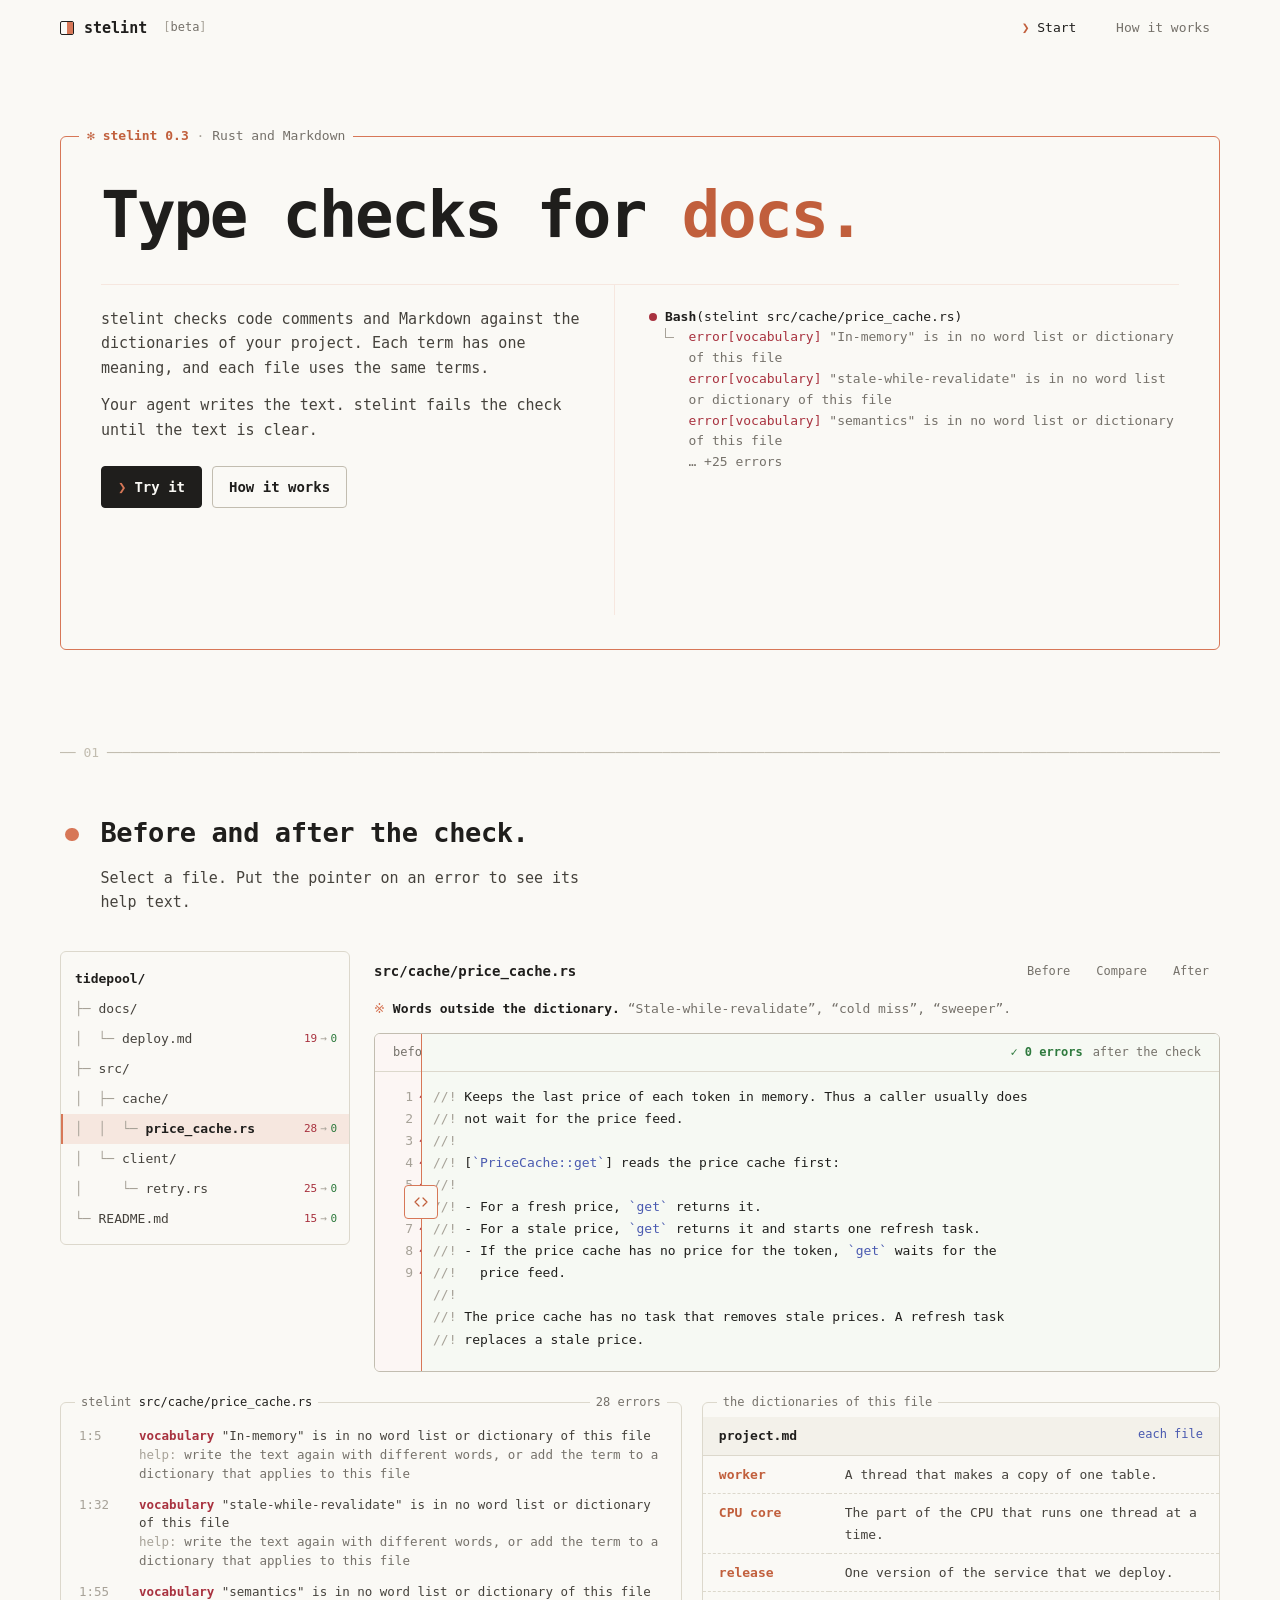
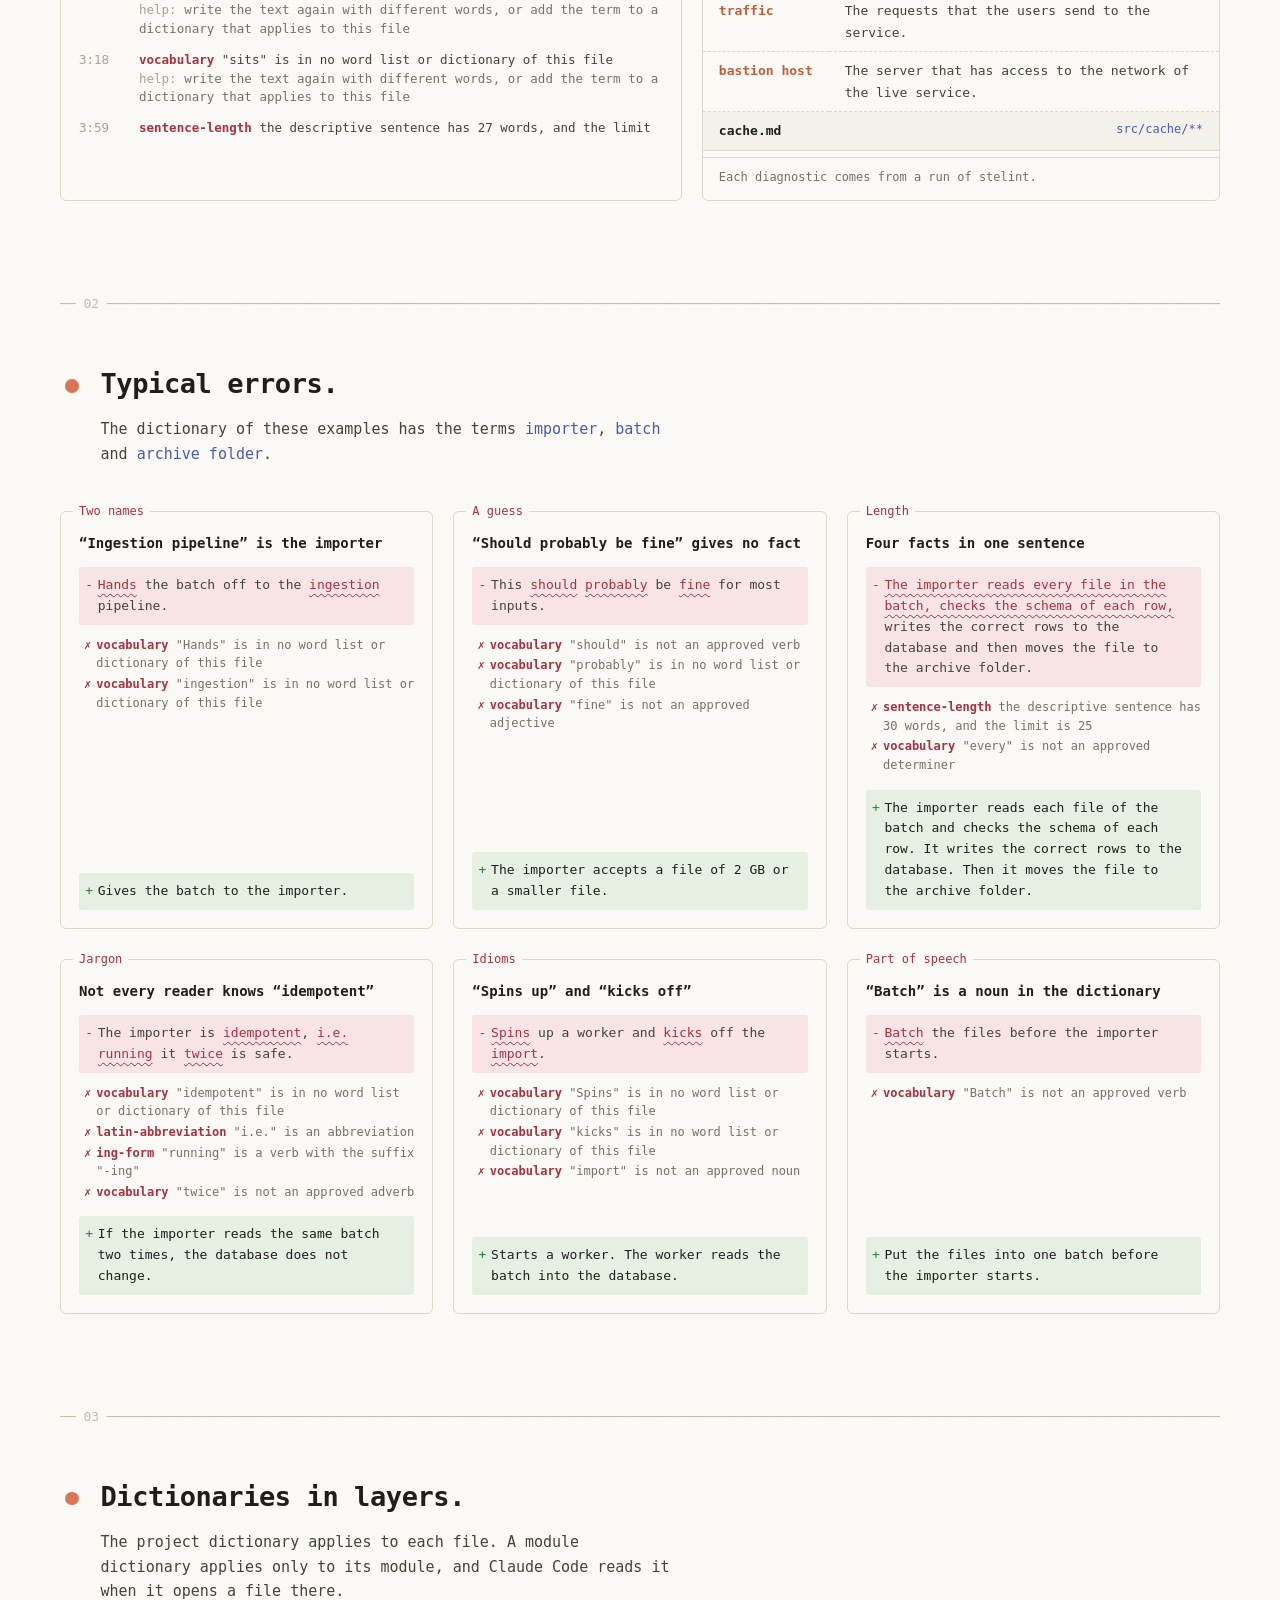
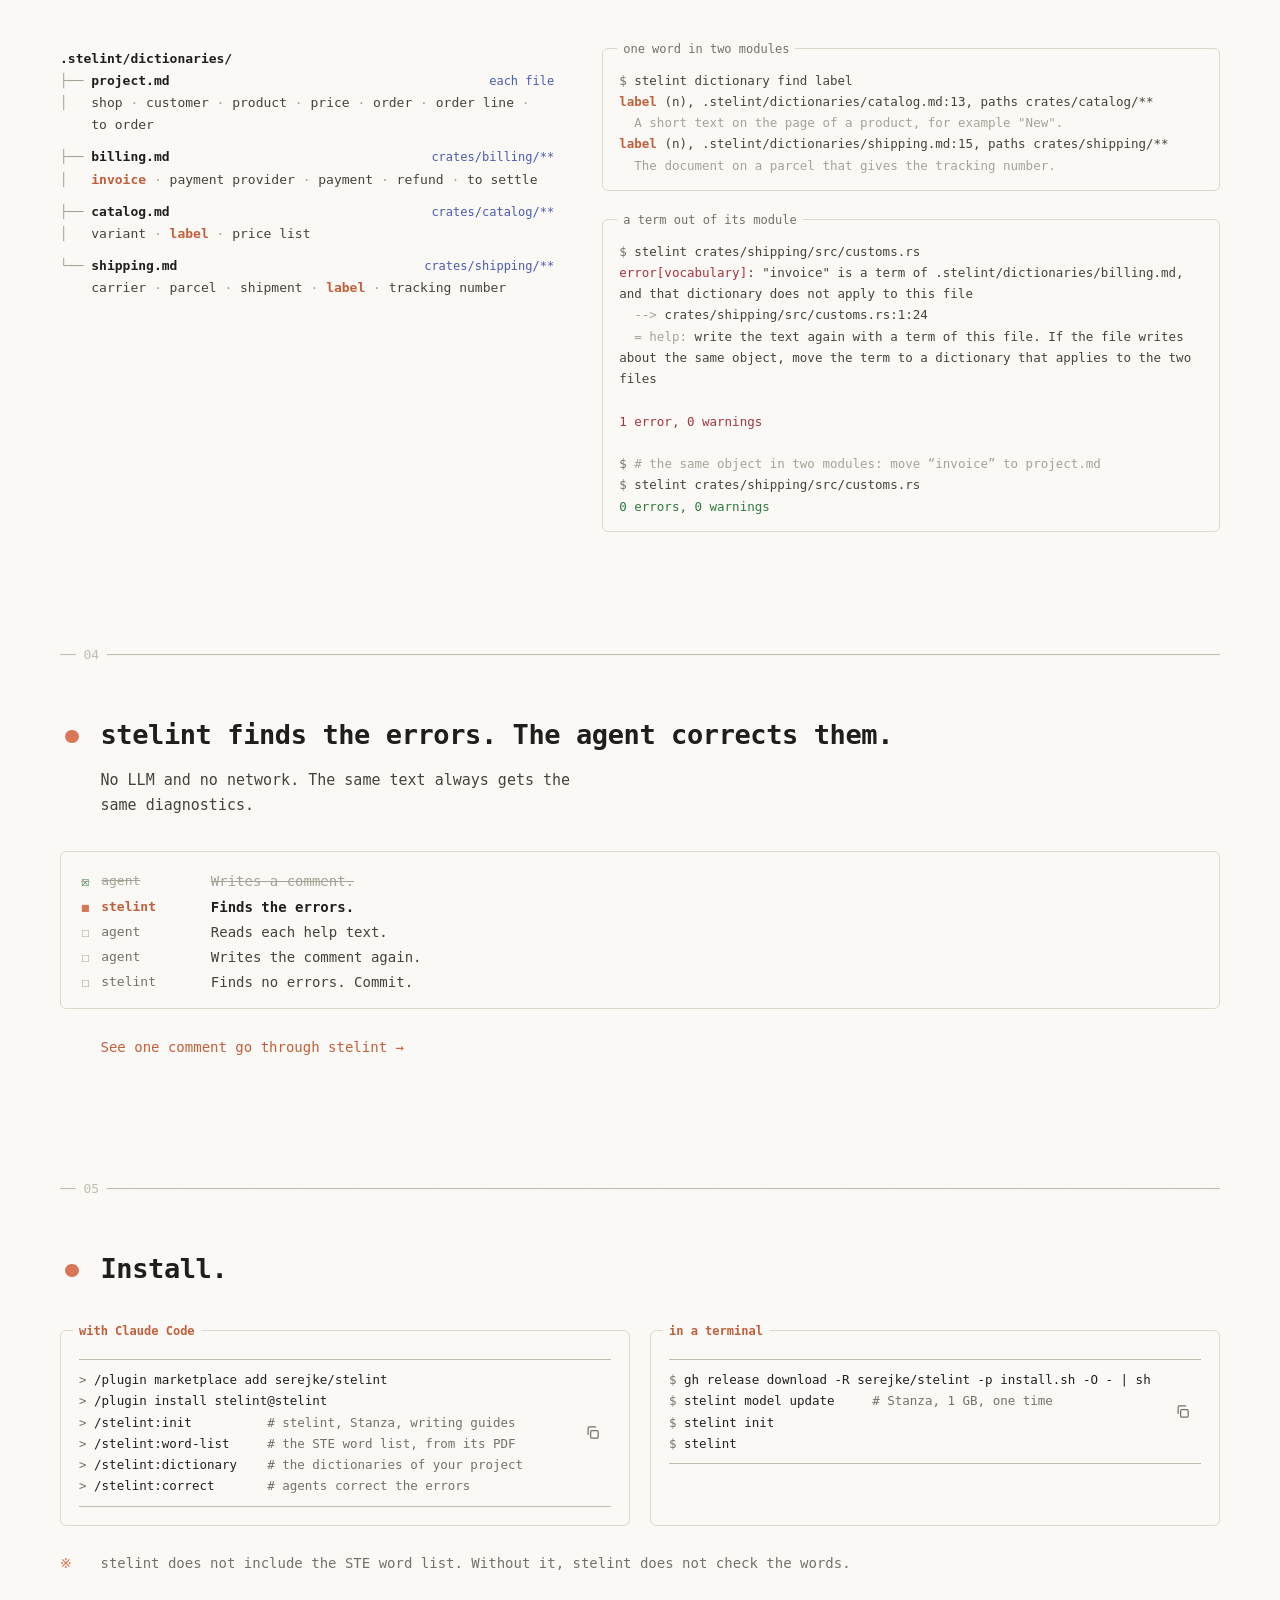
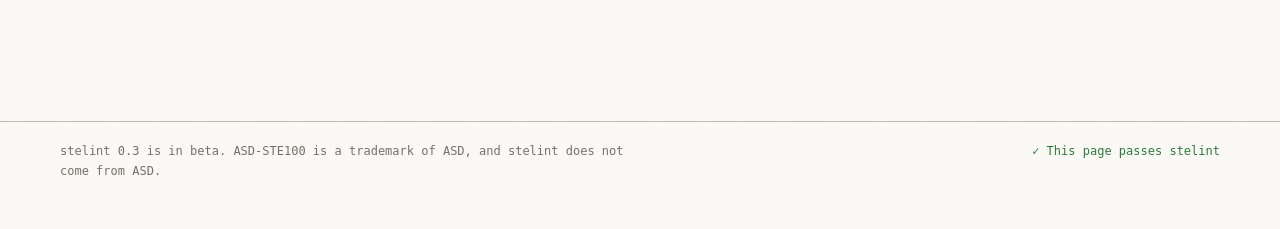
<file: index.html>
<!doctype html>
<html lang="en" class="no-js">
  <head>
    <meta charset="utf-8" />
    <meta name="viewport" content="width=device-width, initial-scale=1" />
    <title>stelint: type checks for docs</title>
    <meta name="description" content="stelint checks code comments and Markdown against the dictionaries of your project. Each term has one meaning in each file." />
    <meta name="theme-color" content="#faf9f5" />
    <meta property="og:title" content="stelint: type checks for docs" />
    <meta property="og:description" content="stelint checks code comments and Markdown against the dictionaries of your project." />
    <meta property="og:type" content="website" />
    <link rel="icon" href="assets/favicon.svg" type="image/svg+xml" />
    <link rel="stylesheet" href="assets/style.css" />
  </head>
  <body>
    <header class="top">
      <div class="wrap">
        <a class="brand" href="./"><span class="brand-mark" aria-hidden="true"></span>stelint</a>
        <span class="chip">beta</span>
        <nav class="nav" aria-label="Pages">
          <a href="./" aria-current="page">Start</a>
          <a href="how.html">How it works</a>
        </nav>
      </div>
    </header>

    <main>
      <!-- hero -->
      <section class="hero">
        <div class="wrap">
          <div class="welcome rv">
            <p class="eyebrow"><span class="n">stelint 0.3</span> Rust and Markdown</p>
            <h1>Type checks for <span class="ok">docs.</span></h1>
            <div class="hero-sub">
              <div>
                <p class="lede">
                  stelint checks code comments and Markdown against the dictionaries of your project. Each term has one
                  meaning, and each file uses the same terms.
                </p>
                <p class="lede">Your agent writes the text. stelint fails the check until the text is clear.</p>
                <div class="actions">
                  <a class="btn primary" href="#try">Try it</a>
                  <a class="btn" href="how.html">How it works</a>
                </div>
              </div>
              <div class="term" aria-label="An agent runs stelint">
                <div id="term-body" data-nolint></div>
              </div>
            </div>
          </div>
        </div>
      </section>

      <!-- 01 the editor -->
      <section id="editor" data-n="01">
        <div class="wrap">
          <h2 class="rv wide">Before and after the check.</h2>
          <p class="lede rv">Select a file. Put the pointer on an error to see its help text.</p>

          <div class="stage rv" id="stage">
            <div class="pr">
              <div class="files" id="files" role="tablist" aria-label="Files of the project" data-nolint></div>
              <div class="pr-main">
                <div class="file-bar">
                  <code class="file-path" id="file-path" data-nolint></code>
                  <div class="toggle" id="view-toggle" role="group" aria-label="View">
                    <button type="button" data-v="before">Before</button>
                    <button type="button" data-v="split">Compare</button>
                    <button type="button" data-v="after">After</button>
                  </div>
                </div>
                <p class="pain-line" id="pain-line" data-nolint></p>
                <div class="compare-wrap">
                  <div class="compare" id="compare" data-nolint></div>
                </div>
              </div>
            </div>

            <div class="meta">
              <div class="box">
                <div class="box-head"><span>stelint <code id="diag-file" data-nolint></code></span><span id="diag-count" class="muted" data-nolint></span></div>
                <ul class="diags" id="diags" data-nolint></ul>
              </div>
              <div class="box">
                <div class="box-head"><span>the dictionaries of this file</span></div>
                <div class="dict-scroll">
                  <table class="dict"><tbody id="dict" data-nolint></tbody></table>
                </div>
                <p class="box-foot">Each diagnostic comes from a run of stelint.</p>
              </div>
            </div>
          </div>
        </div>
      </section>

      <!-- 02 single sentences -->
      <section id="problem" data-n="02">
        <div class="wrap">
          <h2 class="rv wide">Typical errors.</h2>
          <p class="lede rv">
            The dictionary of these examples has the terms <code>importer</code>, <code>batch</code> and
            <code>archive folder</code>.
          </p>
          <div class="pains cases rv" id="cases" data-nolint></div>
        </div>
      </section>

      <!-- 03 layered dictionaries -->
      <section id="layers" data-n="03">
        <div class="wrap">
          <h2 class="rv wide">Dictionaries in layers.</h2>
          <p class="lede rv">
            The project dictionary applies to each file. A module dictionary applies only to its module, and Claude Code
            reads it when it opens a file there.
          </p>

          <div class="layers rv">
            <div class="layer-files" id="layer-files" data-nolint></div>
            <div class="layer-runs">
              <div class="file">
                <div class="file-head"><span>one word in two modules</span></div>
                <pre id="layer-find" data-nolint></pre>
              </div>
              <div class="file">
                <div class="file-head"><span>a term out of its module</span></div>
                <pre id="layer-check" data-nolint></pre>
              </div>
            </div>
          </div>
        </div>
      </section>

      <!-- 04 the loop -->
      <section id="two-parts" data-n="04">
        <div class="wrap">
          <h2 class="rv wide">stelint finds the errors. The agent corrects them.</h2>
          <p class="lede rv">No LLM and no network. The same text always gets the same diagnostics.</p>

          <div class="loop rv" id="loop">
            <div><span class="s">agent</span>Writes a comment.</div>
            <div><span class="s">stelint</span>Finds the errors.</div>
            <div><span class="s">agent</span>Reads each help text.</div>
            <div><span class="s">agent</span>Writes the comment again.</div>
            <div><span class="s">stelint</span>Finds no errors. Commit.</div>
          </div>
          <p class="rv"><a class="textlink" href="how.html">See one comment go through stelint →</a></p>
        </div>
      </section>

      <!-- 05 try -->
      <section id="try" data-n="05">
        <div class="wrap">
          <h2 class="rv wide">Install.</h2>
          <div class="steps">
            <div class="step rv">
              <span class="num">with Claude Code</span>
              <div class="cmd" data-nolint><span class="ps">&gt; </span><span class="c">/plugin marketplace add serejke/stelint</span>
<span class="ps">&gt; </span><span class="c">/plugin install stelint@stelint</span>
<span class="ps">&gt; </span><span class="c">/stelint:init</span>          <span class="ps"># stelint, Stanza, writing guides</span>
<span class="ps">&gt; </span><span class="c">/stelint:word-list</span>     <span class="ps"># the STE word list, from its PDF</span>
<span class="ps">&gt; </span><span class="c">/stelint:dictionary</span>    <span class="ps"># the dictionaries of your project</span>
<span class="ps">&gt; </span><span class="c">/stelint:correct</span>       <span class="ps"># agents correct the errors</span></div>
            </div>
            <div class="step rv">
              <span class="num">in a terminal</span>
              <div class="cmd" data-nolint><span class="ps">$ </span><span class="c">gh release download -R serejke/stelint -p install.sh -O - | sh</span>
<span class="ps">$ </span><span class="c">stelint model update</span>     <span class="ps"># Stanza, 1 GB, one time</span>
<span class="ps">$ </span><span class="c">stelint init</span>
<span class="ps">$ </span><span class="c">stelint</span></div>
            </div>
          </div>
          <p class="note rv">stelint does not include the STE word list. Without it, stelint does not check the words.</p>
        </div>
      </section>
    </main>

    <footer>
      <div class="wrap">
        <div>
          <p>stelint 0.3 is in beta. ASD-STE100 is a trademark of ASD, and stelint does not come from ASD.</p>
        </div>
        <span class="pass" title="The prose of each page passes stelint">✓ This page passes stelint</span>
      </div>
    </footer>

    <script src="assets/data.js"></script>
    <script src="assets/site.js"></script>
  </body>
</html>
</file>
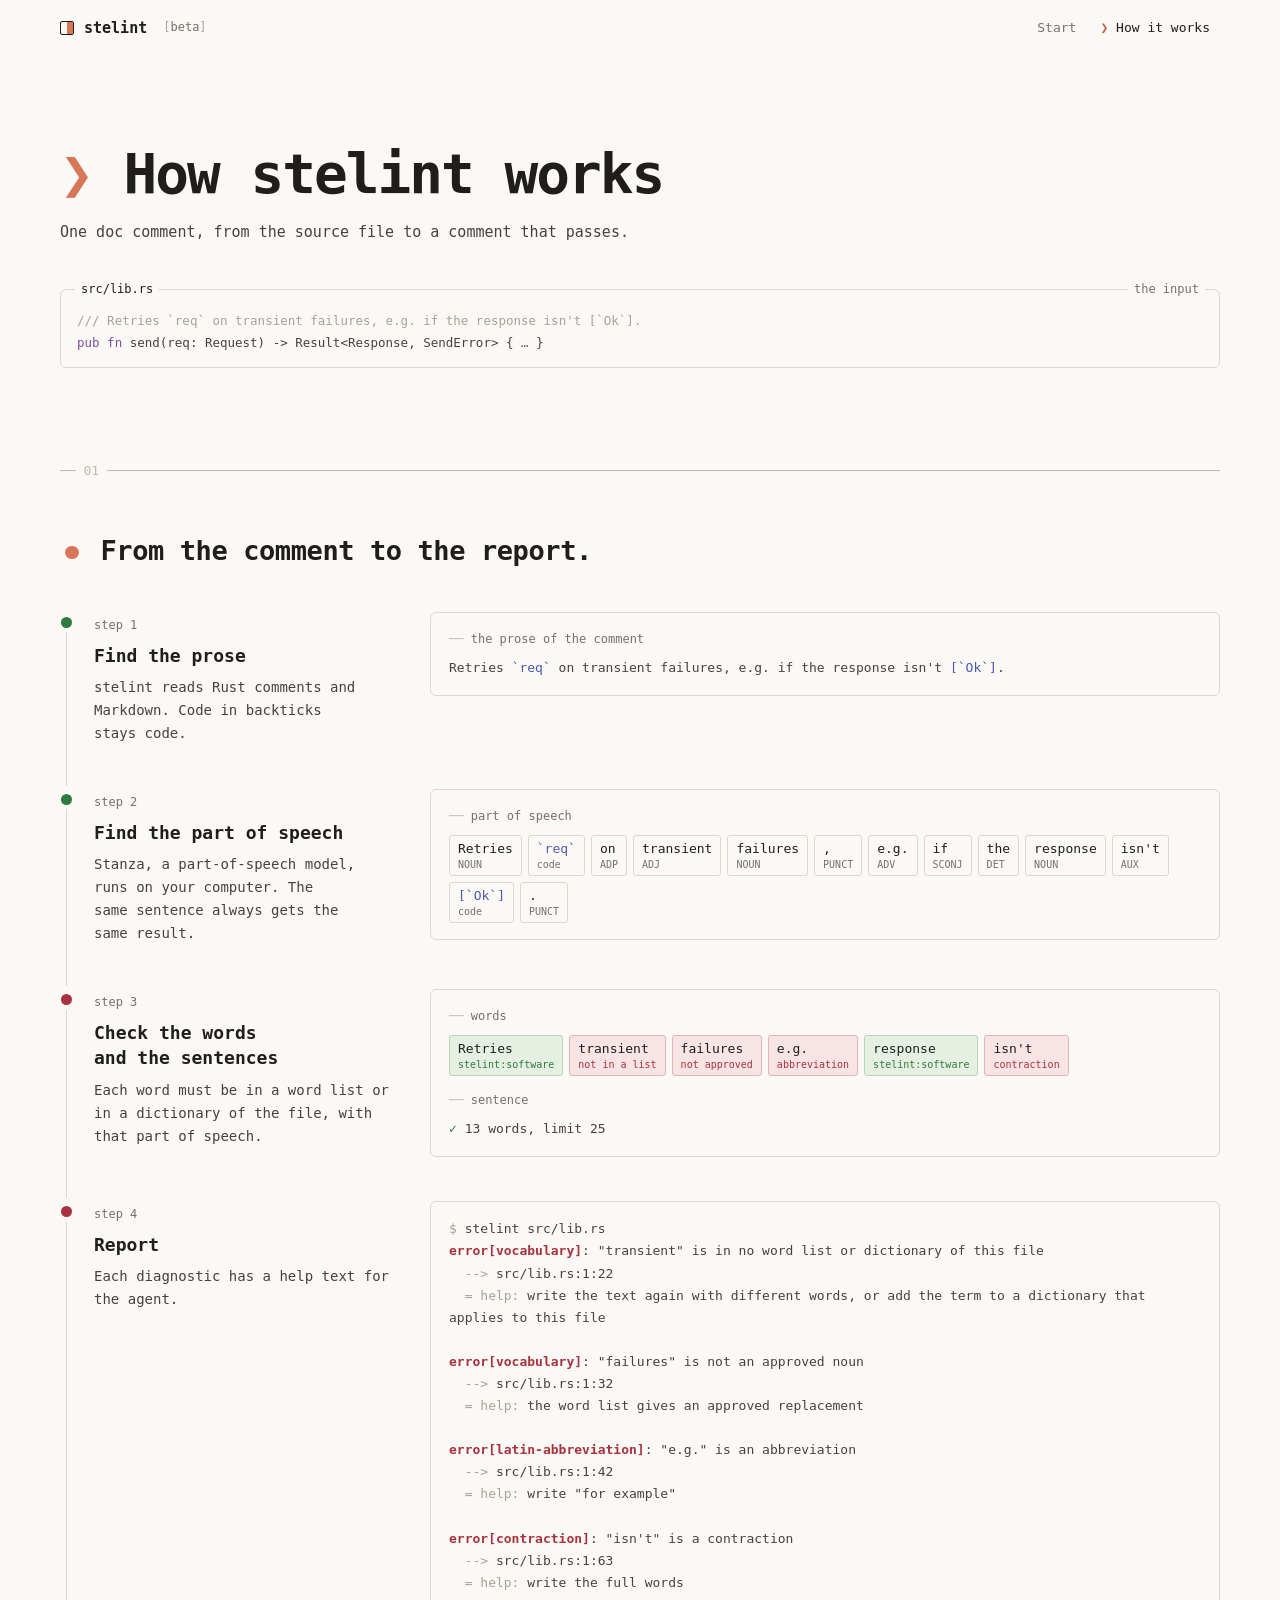
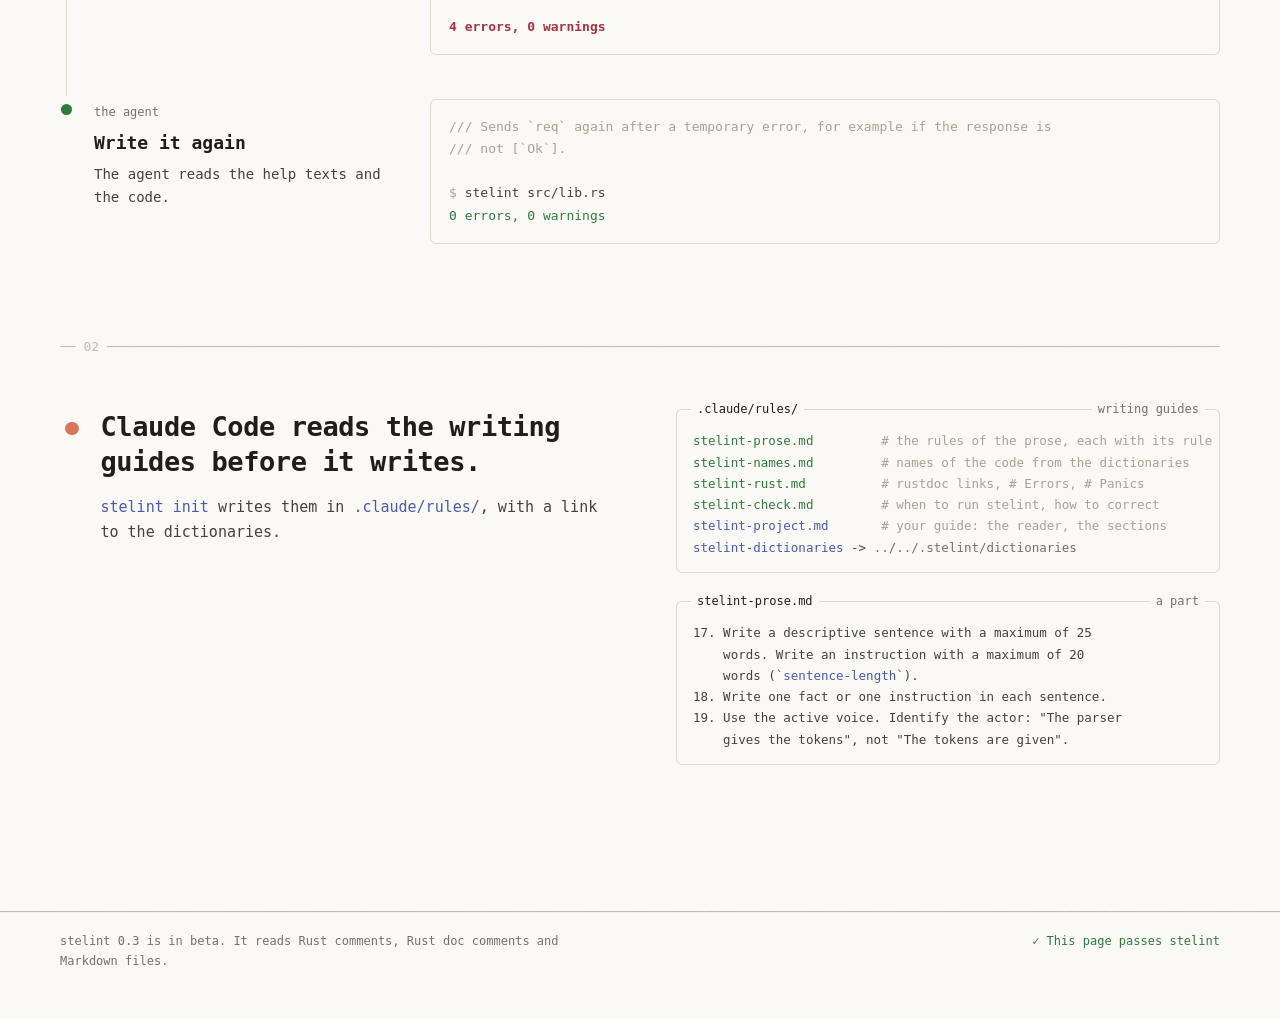
<file: how.html>
<!doctype html>
<html lang="en" class="no-js">
  <head>
    <meta charset="utf-8" />
    <meta name="viewport" content="width=device-width, initial-scale=1" />
    <title>How stelint works</title>
    <meta name="description" content="One Rust doc comment goes through stelint, from the source file to the diagnostics and the corrected comment." />
    <meta name="theme-color" content="#faf9f5" />
    <link rel="icon" href="assets/favicon.svg" type="image/svg+xml" />
    <link rel="stylesheet" href="assets/style.css" />
  </head>
  <body>
    <header class="top">
      <div class="wrap">
        <a class="brand" href="./"><span class="brand-mark" aria-hidden="true"></span>stelint</a>
        <span class="chip">beta</span>
        <nav class="nav" aria-label="Pages">
          <a href="./">Start</a>
          <a href="how.html" aria-current="page">How it works</a>
        </nav>
      </div>
    </header>

    <main>
      <section class="page-hero">
        <div class="wrap">
          <h1 class="rv">How stelint works</h1>
          <p class="lede rv">
            One doc comment, from the source file to a comment that passes.
          </p>
          <div class="file rv">
            <div class="file-head"><span><code>src/lib.rs</code></span><span>the input</span></div>
            <pre data-nolint><span class="c">/// Retries `req` on transient failures, e.g. if the response isn't [`Ok`].</span>
<span class="k">pub fn</span> send(req: Request) -> Result&lt;Response, SendError&gt; { <span class="d">…</span> }</pre>
          </div>
        </div>
      </section>

      <section data-n="01">
        <div class="wrap">
          <h2 class="rv wide">From the comment to the report.</h2>

          <div class="pipeline">
            <div class="pstep done rv">
              <div class="side">
                <span class="no">step 1</span>
                <h3>Find the prose</h3>
                <p>stelint reads Rust comments and Markdown. Code in backticks stays code.</p>
              </div>
              <div class="viz" data-nolint>
                <span class="lbl">the prose of the comment</span>
                <div class="row">Retries <span class="cy">`req`</span> on transient failures, e.g. if the response isn't <span class="cy">[`Ok`]</span>.</div>
              </div>
            </div>

            <div class="pstep done rv">
              <div class="side">
                <span class="no">step 2</span>
                <h3>Find the part of speech</h3>
                <p>Stanza, a part-of-speech model, runs on your computer. The same sentence always gets the same result.</p>
              </div>
              <div class="viz" data-nolint>
                <span class="lbl">part of speech</span>
                <div class="toks">
                  <span class="tok">Retries<small>NOUN</small></span><span class="tok cd">`req`<small>code</small></span><span class="tok">on<small>ADP</small></span><span class="tok">transient<small>ADJ</small></span><span class="tok">failures<small>NOUN</small></span><span class="tok">,<small>PUNCT</small></span><span class="tok">e.g.<small>ADV</small></span><span class="tok">if<small>SCONJ</small></span><span class="tok">the<small>DET</small></span><span class="tok">response<small>NOUN</small></span><span class="tok">isn't<small>AUX</small></span><span class="tok cd">[`Ok`]<small>code</small></span><span class="tok">.<small>PUNCT</small></span>
                </div>
              </div>
            </div>

            <div class="pstep fail rv">
              <div class="side">
                <span class="no">step 3</span>
                <h3>Check the words and the sentences</h3>
                <p>Each word must be in a word list or in a dictionary of the file, with that part of speech.</p>
              </div>
              <div class="viz" data-nolint>
                <span class="lbl">words</span>
                <div class="toks">
                  <span class="tok good">Retries<small>stelint:software</small></span><span class="tok bad">transient<small>not in a list</small></span><span class="tok bad">failures<small>not approved</small></span><span class="tok bad">e.g.<small>abbreviation</small></span><span class="tok good">response<small>stelint:software</small></span><span class="tok bad">isn't<small>contraction</small></span>
                </div>
                <span class="lbl">sentence</span>
                <div class="row"><span class="ok">✓</span> 13 words, limit 25</div>
              </div>
            </div>

            <div class="pstep fail rv">
              <div class="side">
                <span class="no">step 4</span>
                <h3>Report</h3>
                <p>Each diagnostic has a help text for the agent.</p>
              </div>
              <div class="viz report" data-nolint>
                <div class="row"><span class="faint">$</span> stelint src/lib.rs</div>
                <div class="row" id="how-report"></div>
              </div>
            </div>

            <div class="pstep done rv">
              <div class="side">
                <span class="no">the agent</span>
                <h3>Write it again</h3>
                <p>The agent reads the help texts and the code.</p>
              </div>
              <div class="viz report" data-nolint>
                <div class="row" id="how-after"></div>
              </div>
            </div>
          </div>
        </div>
      </section>

      <section data-n="02">
        <div class="wrap split">
          <div>
            <h2 class="rv">Claude Code reads the writing guides before it writes.</h2>
            <p class="lede rv">
              <code>stelint init</code> writes them in <code>.claude/rules/</code>, with a link to the dictionaries.
            </p>
          </div>
          <div class="rv">
            <div class="file">
              <div class="file-head"><span><code>.claude/rules/</code></span><span>writing guides</span></div>
              <pre data-nolint><span class="s">stelint-prose.md</span>         <span class="c"># the rules of the prose, each with its rule id</span>
<span class="s">stelint-names.md</span>         <span class="c"># names of the code from the dictionaries</span>
<span class="s">stelint-rust.md</span>          <span class="c"># rustdoc links, # Errors, # Panics</span>
<span class="s">stelint-check.md</span>         <span class="c"># when to run stelint, how to correct</span>
<span class="cy">stelint-project.md</span>       <span class="c"># your guide: the reader, the sections</span>
<span class="cy">stelint-dictionaries</span> -> <span class="d">../../.stelint/dictionaries</span></pre>
            </div>
            <div class="file">
              <div class="file-head"><span><code>stelint-prose.md</code></span><span>a part</span></div>
              <pre data-nolint>17. Write a descriptive sentence with a maximum of 25
    words. Write an instruction with a maximum of 20
    words (<span class="cy">`sentence-length`</span>).
18. Write one fact or one instruction in each sentence.
19. Use the active voice. Identify the actor: "The parser
    gives the tokens", not "The tokens are given".</pre>
            </div>
          </div>
        </div>
      </section>
    </main>

    <footer>
      <div class="wrap">
        <div>
          <p>stelint 0.3 is in beta. It reads Rust comments, Rust doc comments and Markdown files.</p>
        </div>
        <span class="pass" title="The prose of each page passes stelint">✓ This page passes stelint</span>
      </div>
    </footer>

    <script src="assets/data.js"></script>
    <script src="assets/site.js"></script>
  </body>
</html>
</file>
<file: assets/style.css>
@charset "utf-8";
/* stelint site. One file, no build step.
   A light terminal: one monospace face, box-drawing rules, boxes with the
   title in the top border, and a small set of quiet colors. */

:root {
  --bg: #faf9f5;
  --bg-2: #f3f1ea;
  --bg-3: #ebe8de;
  --line: #dcd8cc;
  --rule: #c2bdb0;
  --ink: #1f1e1c;
  --ink-2: #45423c;
  --dim: #75716a;
  --faint: #a7a298;
  --accent: #c15f3c;
  --accent-2: #d77757;
  --accent-bg: #f6e7df;
  --ok: #2f7a3e;
  --ok-bg: #e5f0e3;
  --err: #a8323f;
  --err-bg: #f8e4e4;
  --blue: #4a5ab0;
  --violet: #7a4f9e;
  --amber: #8f6a22;
  --mono: "JetBrains Mono", "SF Mono", SFMono-Regular, Menlo, "Cascadia Mono", "Cascadia Code", Consolas,
    "DejaVu Sans Mono", "Liberation Mono", ui-monospace, monospace;
  --max: 1240px;
  --pad: clamp(18px, 4vw, 40px);
  --radius: 6px;
  --pos: 50%;
  /* a row of box-drawing characters, cut to the width of its box */
  --rule-chars: "────────────────────────────────────────────────────────────────────────────────────────────────────────────────────────────────────────────────────────────────────────────────────────────────────────────────────────────────────────────────────────────────────────────────────────────────────────────────";
  color-scheme: light;
}

*,
*::before,
*::after {
  box-sizing: border-box;
}

html {
  -webkit-text-size-adjust: 100%;
  text-size-adjust: 100%;
  scroll-behavior: smooth;
}

body {
  margin: 0;
  background: var(--bg);
  color: var(--ink);
  font: 15px/1.65 var(--mono);
  font-variant-ligatures: none;
  overflow-x: hidden;
}

img,
svg {
  max-width: 100%;
}

a {
  color: inherit;
}

::selection {
  background: var(--accent-bg);
  color: var(--ink);
}

code,
pre,
kbd {
  font-family: var(--mono);
  font-size: 1em;
}

p code,
li code,
.lede code {
  color: var(--blue);
}

:focus-visible {
  outline: 2px solid var(--accent);
  outline-offset: 2px;
  border-radius: 2px;
}

.wrap {
  width: 100%;
  max-width: var(--max);
  margin: 0 auto;
  padding: 0 var(--pad);
}

/* ---------- shared pieces ---------- */

/* the dot of a message, drawn so that no emoji font takes it */
.bul {
  display: inline-block;
  width: 0.62em;
  height: 0.62em;
  border-radius: 50%;
  background: currentColor;
  vertical-align: 0.06em;
}

/* a box with its title in the top border */
.box,
.file,
.part,
.step,
.viz,
.welcome,
.loop {
  position: relative;
  border: 1px solid var(--line);
  border-radius: var(--radius);
  min-width: 0;
}

.box-head,
.file-head {
  display: flex;
  justify-content: space-between;
  align-items: center;
  gap: 12px;
  margin: -0.78em 14px 0;
  font-size: 12px;
  line-height: 1.5;
  color: var(--dim);
  white-space: nowrap;
  min-width: 0;
}

.box-head > span,
.file-head > span {
  background: var(--bg);
  padding: 0 6px;
  overflow: hidden;
  text-overflow: ellipsis;
}

.box-head code,
.file-head code {
  color: var(--ink);
}

.muted {
  color: var(--dim);
}

/* ---------- top bar ---------- */

.top {
  position: sticky;
  top: 0;
  z-index: 50;
  background: var(--bg);
}

.top::after {
  content: var(--rule-chars);
  display: block;
  white-space: nowrap;
  overflow: hidden;
  color: var(--line);
  line-height: 0.4;
  height: 0.5em;
  font-size: 15px;
  opacity: 0;
  transition: opacity 0.2s;
}

.top.scrolled::after {
  opacity: 1;
}

.top .wrap {
  display: flex;
  align-items: center;
  gap: 16px;
  height: 56px;
}

.brand {
  display: inline-flex;
  align-items: center;
  gap: 10px;
  font-weight: 700;
  font-size: 15px;
  text-decoration: none;
  padding: 12px 0;
}

.brand-mark {
  width: 14px;
  height: 14px;
  display: inline-block;
  border: 1.5px solid var(--ink);
  border-radius: 2px;
  position: relative;
  overflow: hidden;
}

.brand-mark::after {
  content: "";
  position: absolute;
  inset: 0 0 0 50%;
  background: var(--accent-2);
}

.chip {
  font-size: 12px;
  color: var(--dim);
}

.chip::before {
  content: "[";
  color: var(--faint);
}

.chip::after {
  content: "]";
  color: var(--faint);
}

.nav {
  margin-left: auto;
  display: flex;
  align-items: center;
  gap: 4px;
}

.nav a {
  font-size: 13px;
  color: var(--dim);
  text-decoration: none;
  padding: 14px 10px;
  white-space: nowrap;
}

.nav a::before {
  content: "\00a0\00a0";
}

.nav a:hover {
  color: var(--ink);
}

.nav a[aria-current="page"] {
  color: var(--ink);
}

.nav a[aria-current="page"]::before {
  content: "❯\00a0";
  color: var(--accent);
}

@media (max-width: 640px) {
  .top .wrap {
    gap: 10px;
  }
  .top .chip,
  .nav a[href="./"] {
    display: none;
  }
  .nav a {
    padding: 14px 6px;
    font-size: 12px;
  }
}

/* ---------- type ---------- */

h1,
h2,
h3 {
  font-family: var(--mono);
  font-weight: 700;
  margin: 0;
  text-wrap: balance;
}

h1 {
  font-size: clamp(30px, 5.6vw, 64px);
  line-height: 1.08;
  letter-spacing: -0.035em;
}

h2 {
  position: relative;
  font-size: clamp(20px, 2.4vw, 27px);
  line-height: 1.3;
  letter-spacing: -0.015em;
  max-width: 40ch;
  padding-left: 1.5em;
}

/* the dot of a reply in a session */
h2::before {
  content: "";
  position: absolute;
  left: 0.2em;
  top: 0.48em;
  width: 0.5em;
  height: 0.5em;
  border-radius: 50%;
  background: var(--accent-2);
}

h2.wide {
  max-width: 52ch;
}

h3 {
  font-size: 16px;
  line-height: 1.4;
}

p {
  text-wrap: pretty;
}

.lede {
  color: var(--ink-2);
  font-size: 15px;
  max-width: 68ch;
  margin: 16px 0 0;
}

/* the text under a heading starts under the words of the heading */
section > .wrap > .lede,
section > .wrap > p,
.std > div > .lede,
.split > div > .lede,
.split > div > p {
  padding-left: calc(1.5 * clamp(20px, 2.4vw, 27px));
}

.split > div > p:not(.lede) {
  color: var(--ink-2);
}

section {
  position: relative;
  padding: clamp(56px, 8vw, 96px) 0 0;
}

/* a rule of box-drawing characters above each section, with its number */
section[data-n]::before {
  content: "── " attr(data-n) " " var(--rule-chars);
  display: block;
  width: calc(100% - 2 * var(--pad));
  max-width: calc(var(--max) - 2 * var(--pad));
  margin: 0 auto clamp(36px, 5vw, 56px);
  white-space: nowrap;
  overflow: hidden;
  color: var(--rule);
  font-size: 13px;
  line-height: 1;
}

/* ---------- hero ---------- */

.hero {
  padding-top: clamp(36px, 6vw, 72px);
}

.welcome {
  border-color: var(--accent-2);
  padding: clamp(26px, 4vw, 44px) clamp(18px, 3.4vw, 40px) clamp(22px, 3vw, 34px);
}

.welcome .eyebrow {
  position: absolute;
  top: -0.8em;
  left: 18px;
  margin: 0;
  padding: 0 8px;
  background: var(--bg);
  font-size: 13px;
  line-height: 1.5;
  color: var(--dim);
  white-space: nowrap;
}

.welcome .eyebrow .n {
  color: var(--accent);
  font-weight: 700;
}

.welcome .eyebrow .n::before {
  content: "✻ ";
}

.welcome .eyebrow .n::after {
  content: " ·";
  color: var(--faint);
  font-weight: 400;
}

.hero h1 .ok {
  color: var(--accent);
}

.hero-sub {
  display: grid;
  grid-template-columns: minmax(0, 1fr) minmax(0, 1.1fr);
  margin-top: clamp(22px, 3vw, 34px);
  border-top: 1px solid var(--accent-bg);
}

.hero-sub > div:first-child {
  padding: 22px clamp(18px, 3vw, 34px) 4px 0;
}

.hero-sub .lede {
  margin: 0;
  font-size: 15px;
}

@media (max-width: 860px) {
  .hero-sub {
    grid-template-columns: minmax(0, 1fr);
  }
  .hero-sub > div:first-child {
    padding-right: 0;
  }
}

.actions {
  display: flex;
  flex-wrap: wrap;
  gap: 10px;
  margin-top: 24px;
}

.btn {
  display: inline-flex;
  align-items: center;
  gap: 8px;
  min-height: 42px;
  padding: 0 16px;
  border-radius: 4px;
  font: 600 14px/1 var(--mono);
  text-decoration: none;
  border: 1px solid var(--rule);
  background: transparent;
  color: var(--ink);
  cursor: pointer;
  transition: border-color 0.15s, background 0.15s, color 0.15s;
}

.btn:hover {
  border-color: var(--ink);
}

.btn.primary {
  background: var(--ink);
  color: var(--bg);
  border-color: var(--ink);
}

.btn.primary::before {
  content: "❯";
  color: var(--accent-2);
}

.btn.primary:hover {
  background: #000;
}

/* a session of an agent in the hero */

.term {
  border-left: 1px solid var(--accent-bg);
  font-size: 13px;
  line-height: 1.6;
  padding: 22px 0 4px clamp(18px, 3vw, 34px);
  min-width: 0;
  min-height: 330px;
}

@media (max-width: 860px) {
  .term {
    border-left: 0;
    border-top: 1px solid var(--accent-bg);
    padding-left: 0;
    min-height: 0;
  }
}

.term .ln {
  white-space: pre-wrap;
  word-break: break-word;
  min-height: 1.6em;
  position: relative;
}

.term .tool {
  padding-left: 2ch;
  margin-top: 10px;
}

.term .tool:first-child {
  margin-top: 0;
}

.term .tool .bul {
  position: absolute;
  left: 0;
  top: 0.48em;
}

.term .tool b {
  font-weight: 700;
}

.term .out {
  padding-left: 5ch;
  color: var(--ink-2);
}

/* the elbow under a call: drawn, because few fonts have it */
.term .out.first::before {
  content: "";
  position: absolute;
  left: 2ch;
  top: 0.05em;
  width: 1.2ch;
  height: 0.75em;
  border-left: 1px solid var(--faint);
  border-bottom: 1px solid var(--faint);
}

.term .bul.ok,
.term .o {
  color: var(--ok);
}

.term .bul.err,
.term .e {
  color: var(--err);
}

.term .d {
  color: var(--dim);
}

.term .sp {
  color: var(--accent-2);
}

.term .spin {
  margin-top: 10px;
  color: var(--accent);
}

.term .spin .d {
  color: var(--faint);
}

/* the input box under the session */
.term .prompt {
  margin-top: 16px;
  border-top: 1px solid var(--rule);
  border-bottom: 1px solid var(--rule);
  padding: 4px 0;
}

.term .prompt .ps {
  color: var(--dim);
}

.term .hint {
  font-size: 12px;
  color: var(--faint);
  padding: 2px 0 0 2ch;
}

.caret {
  display: inline-block;
  width: 0.6em;
  height: 1.15em;
  vertical-align: -0.22em;
  background: var(--ink);
  opacity: 0.75;
  animation: blink 1.05s steps(1) infinite;
}

@keyframes blink {
  50% {
    opacity: 0;
  }
}

/* stat strip */

.strip {
  display: grid;
  grid-template-columns: repeat(4, minmax(0, 1fr));
  border-top: 1px solid var(--line);
  border-bottom: 1px solid var(--line);
  margin-top: clamp(40px, 6vw, 64px);
}

.strip > div {
  padding: 18px 0 16px 20px;
  border-right: 1px solid var(--line);
}

.strip > div:first-child {
  padding-left: 0;
}

.strip > div:last-child {
  border-right: 0;
}

.strip .v {
  font-size: clamp(24px, 3vw, 34px);
  font-weight: 700;
  line-height: 1.1;
  letter-spacing: -0.03em;
  display: block;
}

.strip .k {
  font-size: 12px;
  color: var(--dim);
  display: block;
  margin-top: 6px;
}

.strip .v .arrow {
  color: var(--faint);
  font-weight: 400;
}

.strip .v .ok {
  color: var(--ok);
}

.strip .v .err {
  color: var(--err);
}

.strip.two {
  grid-template-columns: repeat(2, minmax(0, 1fr));
}

@media (max-width: 760px) {
  .strip {
    grid-template-columns: repeat(2, minmax(0, 1fr));
  }
  .strip > div:nth-child(2) {
    border-right: 0;
  }
}

/* ---------- the compare editor ---------- */

.stage {
  margin-top: 36px;
  position: relative;
}

.under-tabs {
  display: flex;
  align-items: flex-end;
  gap: 16px;
  flex-wrap: wrap;
}

.tabs {
  display: flex;
  gap: 0;
  overflow-x: auto;
  scrollbar-width: none;
  -webkit-overflow-scrolling: touch;
}

.tabs::-webkit-scrollbar {
  display: none;
}

.tab {
  flex: 0 0 auto;
  appearance: none;
  border: 0;
  background: none;
  color: var(--dim);
  font: 13px/1 var(--mono);
  padding: 14px 14px 12px;
  min-height: 44px;
  cursor: pointer;
  display: inline-flex;
  align-items: center;
  gap: 8px;
  border-bottom: 2px solid transparent;
}

.tab:first-child {
  padding-left: 2px;
}

.tab:hover {
  color: var(--ink);
}

.tab[aria-selected="true"] {
  color: var(--ink);
  font-weight: 700;
  border-bottom-color: var(--accent-2);
}

.tab .dot {
  width: 7px;
  height: 7px;
  border-radius: 50%;
  background: var(--amber);
}

.tab .dot.md {
  background: var(--blue);
}

.toggle {
  display: inline-flex;
  gap: 4px;
  margin-left: auto;
  padding-bottom: 4px;
}

.toggle button {
  appearance: none;
  border: 1px solid transparent;
  background: none;
  color: var(--dim);
  font: 12px/1 var(--mono);
  padding: 0 10px;
  min-height: 32px;
  border-radius: 4px;
  cursor: pointer;
}

.toggle button:hover {
  color: var(--ink);
  border-color: var(--line);
}

.toggle button.on {
  background: var(--ink);
  border-color: var(--ink);
  color: var(--bg);
}

.pain-line {
  font-size: 13px;
  line-height: 1.5;
  color: var(--dim);
  margin: 14px 0 0;
  min-height: 1.5em;
}

.pain-line::before {
  content: "※ ";
  color: var(--accent-2);
}

.pain-line b {
  color: var(--ink);
}

.compare-wrap {
  position: relative;
  margin-top: 14px;
}

.compare {
  position: relative;
  display: grid;
  border: 1px solid var(--rule);
  border-radius: var(--radius);
  overflow: hidden;
  background: var(--bg);
  touch-action: pan-y;
  user-select: none;
  -webkit-user-select: none;
}

.pane {
  grid-area: 1 / 1;
  min-width: 0;
  display: flex;
  flex-direction: column;
}

.pane.before {
  background: #fcf6f4;
}

.pane.after {
  background: #f6f9f3;
  clip-path: inset(0 0 0 var(--pos));
  -webkit-clip-path: inset(0 0 0 var(--pos));
}

.pane-head {
  display: flex;
  align-items: center;
  gap: 10px;
  padding: 10px 18px;
  border-bottom: 1px solid var(--line);
  font-size: 12px;
  line-height: 1.4;
  color: var(--dim);
  white-space: nowrap;
}

.pane.after .pane-head {
  justify-content: flex-end;
}

.pane-head .count {
  font-weight: 700;
}

.pane.before .count {
  color: var(--err);
}

.pane.before .count::before {
  content: "✗ ";
}

.pane.after .count {
  color: var(--ok);
}

.pane.after .count::before {
  content: "✓ ";
}

.code {
  margin: 0;
  padding: 14px 0 20px;
  font-size: 13px;
  line-height: 1.7;
  counter-reset: ln;
  flex: 1;
  min-width: 0;
}

.code .l {
  display: block;
  padding: 0 18px 0 58px;
  position: relative;
  white-space: pre;
  min-height: 1.7em;
}

.code .l::before {
  counter-increment: ln;
  content: counter(ln);
  position: absolute;
  left: 0;
  width: 38px;
  text-align: right;
  color: var(--faint);
}

.code .l.has-err::after {
  content: "✗";
  position: absolute;
  left: 44px;
  top: 0;
  font-size: 11px;
  color: var(--err);
}

@media (max-width: 900px) {
  .code {
    font-size: 12px;
  }
  .code .l {
    white-space: pre-wrap;
    word-break: break-word;
    padding-left: 44px;
    padding-right: 12px;
  }
  .code .l::before {
    width: 28px;
  }
  .code .l.has-err::after {
    left: 32px;
  }
}

/* syntax */
.s-mk {
  color: var(--faint);
}
.s-doc {
  color: var(--ink-2);
}
.s-code {
  color: var(--blue);
}
.s-h {
  color: var(--ink);
  font-weight: 700;
}
.s-kw {
  color: var(--violet);
}
.s-ty {
  color: var(--amber);
}
.s-p {
  color: var(--dim);
}
.s-q {
  color: var(--dim);
}
.s-b {
  color: var(--ink);
  font-weight: 700;
}
.s-fence {
  color: var(--faint);
}
.pane.after .s-doc {
  color: var(--ink);
}

.x {
  text-decoration: underline wavy var(--err);
  text-decoration-thickness: 1px;
  text-underline-offset: 4px;
  text-decoration-skip-ink: none;
  background: var(--err-bg);
  border-radius: 2px;
  cursor: help;
  outline: none;
}

.x:hover,
.x:focus,
.x.hot {
  background: #f0c9cb;
}

/* the handle */

.handle {
  position: absolute;
  top: 0;
  bottom: 0;
  left: var(--pos);
  width: 44px;
  margin-left: -22px;
  cursor: ew-resize;
  z-index: 5;
  display: flex;
  justify-content: center;
  touch-action: none;
  outline: none;
}

.handle::before {
  content: "";
  position: absolute;
  top: 0;
  bottom: 0;
  left: 50%;
  width: 1px;
  background: var(--accent-2);
}

.knob {
  position: absolute;
  top: 50%;
  width: 34px;
  height: 34px;
  margin-top: -17px;
  border-radius: 4px;
  background: var(--bg);
  border: 1px solid var(--accent-2);
  display: grid;
  place-items: center;
  transition: background 0.15s;
}

.handle:hover .knob,
.handle:focus-visible .knob,
.compare.dragging .knob {
  background: var(--accent-bg);
}

.knob svg {
  width: 16px;
  height: 16px;
  stroke: var(--accent);
}

/* below the editor */

.meta {
  display: grid;
  grid-template-columns: minmax(0, 1.2fr) minmax(0, 1fr);
  gap: 20px;
  margin-top: 30px;
}

@media (max-width: 860px) {
  .meta {
    grid-template-columns: minmax(0, 1fr);
    gap: 30px;
  }
}

.box-head {
  margin-bottom: 6px;
}

.diags {
  list-style: none;
  margin: 0;
  padding: 4px 0 8px;
  max-height: 320px;
  overflow: auto;
  font-size: 12.5px;
  line-height: 1.5;
  scrollbar-width: thin;
  scrollbar-color: var(--rule) transparent;
}

.diags li {
  padding: 6px 16px;
  display: grid;
  grid-template-columns: 50px minmax(0, 1fr);
  gap: 10px;
  cursor: default;
  border-left: 2px solid transparent;
}

.diags li:hover,
.diags li.hot {
  background: var(--err-bg);
  border-left-color: var(--err);
}

.diags .pos {
  color: var(--faint);
}

.diags .rule {
  color: var(--err);
  font-weight: 700;
}

.diags .msg {
  color: var(--ink-2);
}

.diags .help {
  display: block;
  color: var(--dim);
}

.diags .help::before {
  content: "help: ";
  color: var(--faint);
}

.dict {
  width: 100%;
  border-collapse: collapse;
  font-size: 13px;
}

.dict td {
  padding: 8px 16px;
  border-bottom: 1px dashed var(--line);
  vertical-align: top;
  color: var(--ink-2);
}

.dict tr:last-child td {
  border-bottom: 0;
}

.dict td:first-child {
  font-weight: 700;
  color: var(--accent);
  white-space: nowrap;
  width: 1%;
}

.box-foot {
  padding: 10px 16px 12px;
  font-size: 12px;
  color: var(--dim);
  border-top: 1px solid var(--line);
  margin: 0;
}

/* tooltip */

.tip {
  position: fixed;
  z-index: 100;
  max-width: min(380px, calc(100vw - 24px));
  background: var(--bg);
  border: 1px solid var(--rule);
  border-radius: 4px;
  padding: 8px 11px;
  font: 12px/1.5 var(--mono);
  color: var(--ink-2);
  box-shadow: 0 6px 20px rgba(60, 50, 30, 0.1);
  pointer-events: none;
  opacity: 0;
  transition: opacity 0.1s;
}

.tip.on {
  opacity: 1;
}

.tip .rule {
  color: var(--err);
  font-weight: 700;
}

.tip .help {
  color: var(--dim);
  display: block;
  margin-top: 4px;
}

/* ---------- single sentences ---------- */

.pains {
  display: grid;
  grid-template-columns: repeat(3, minmax(0, 1fr));
  gap: 30px 20px;
  margin-top: 44px;
}

@media (max-width: 1100px) {
  .pains {
    grid-template-columns: repeat(2, minmax(0, 1fr));
  }
}

@media (max-width: 760px) {
  .pains {
    grid-template-columns: minmax(0, 1fr);
  }
}

.pain {
  position: relative;
  border: 1px solid var(--line);
  border-radius: var(--radius);
  padding: 22px 18px 18px;
  min-width: 0;
  display: flex;
  flex-direction: column;
}

.pain .tag {
  position: absolute;
  top: -0.78em;
  left: 12px;
  padding: 0 6px;
  background: var(--bg);
  font-size: 12px;
  line-height: 1.5;
  color: var(--err);
}

.pain h3 {
  margin: 0 0 14px;
  font-size: 14px;
}

/* the two texts as the lines of a diff */
.quote {
  position: relative;
  margin: 0;
  padding: 8px 12px 8px 2.4ch;
  font-size: 13px;
  line-height: 1.6;
  color: var(--ink-2);
  background: var(--err-bg);
  border-radius: 3px;
}

.quote::before {
  content: "-";
  position: absolute;
  left: 0.8ch;
  color: var(--err);
}

.quote s {
  text-decoration: underline wavy var(--err);
  text-decoration-thickness: 1px;
  text-underline-offset: 4px;
  text-decoration-skip-ink: none;
  color: var(--err);
}

.quote.ok {
  background: var(--ok-bg);
  color: var(--ink);
  margin-top: auto;
}

.quote.ok::before {
  content: "+";
  color: var(--ok);
}

.case-diags {
  list-style: none;
  margin: 10px 0 14px;
  padding: 0;
  font-size: 12px;
  line-height: 1.55;
  color: var(--dim);
}

.case-diags li {
  padding: 1px 0 1px 2.4ch;
  position: relative;
}

.case-diags li::before {
  content: "✗";
  position: absolute;
  left: 0.7ch;
  color: var(--err);
}

.case-diags .rule {
  color: var(--err);
  font-weight: 700;
}

/* ---------- the rules ---------- */

.std {
  display: grid;
  grid-template-columns: minmax(0, 1fr) minmax(0, 1fr);
  gap: clamp(32px, 6vw, 80px);
  align-items: start;
}

.std .facts {
  display: grid;
  grid-template-columns: repeat(2, minmax(0, 1fr));
  border-top: 1px solid var(--line);
}

.fact {
  padding: 18px 16px 18px 0;
  border-bottom: 1px solid var(--line);
}

.fact:nth-child(2n) {
  padding-left: 18px;
  border-left: 1px solid var(--line);
}

.fact .v {
  font-size: clamp(32px, 4vw, 46px);
  font-weight: 700;
  line-height: 1;
  letter-spacing: -0.04em;
  display: block;
  color: var(--accent);
}

.fact .k {
  display: block;
  margin-top: 10px;
  color: var(--ink-2);
  font-size: 13px;
  line-height: 1.5;
}

@media (max-width: 860px) {
  .std {
    grid-template-columns: minmax(0, 1fr);
  }
}

/* ---------- two parts ---------- */

.duo {
  display: grid;
  grid-template-columns: minmax(0, 1fr) 150px minmax(0, 1fr);
  align-items: stretch;
  margin-top: 44px;
}

.part {
  padding: 24px 22px 14px;
}

.part.core {
  border-color: var(--ink-2);
}

.part .kind {
  position: absolute;
  top: -0.78em;
  left: 12px;
  padding: 0 6px;
  background: var(--bg);
  font-size: 12px;
  line-height: 1.5;
  color: var(--dim);
}

.part.core .kind {
  color: var(--ink);
}

.part h3 {
  font-size: 20px;
  margin: 0 0 12px;
}

.part.agent h3 {
  color: var(--accent);
}

.part ul {
  margin: 0;
  padding: 0;
  list-style: none;
  color: var(--ink-2);
  font-size: 14px;
}

.part li {
  padding: 9px 0 9px 2.4ch;
  border-top: 1px dashed var(--line);
  position: relative;
}

.part li::before {
  content: "-";
  position: absolute;
  left: 0.4ch;
  color: var(--faint);
}

.wire {
  position: relative;
  display: flex;
  flex-direction: column;
  justify-content: center;
  gap: 22px;
  padding: 0 10px;
}

.wire .w {
  position: relative;
  height: 1px;
  background: var(--rule);
  overflow: visible;
}

.wire .w span {
  position: absolute;
  top: -3px;
  width: 7px;
  height: 7px;
  border-radius: 50%;
}

.wire .w.to span {
  background: var(--ink);
  animation: run-r 2.4s cubic-bezier(0.6, 0, 0.4, 1) infinite;
}

.wire .w.back span {
  background: var(--accent-2);
  animation: run-l 2.4s cubic-bezier(0.6, 0, 0.4, 1) infinite 1.2s;
}

.wire .w label {
  position: absolute;
  left: 0;
  right: 0;
  text-align: center;
  font-size: 11px;
  line-height: 1;
  color: var(--dim);
  top: -18px;
}

.wire .w.to label::after {
  content: " →";
}

.wire .w.back label::before {
  content: "← ";
}

.wire .w.back label {
  top: 10px;
}

@keyframes run-r {
  0% {
    left: 0;
    opacity: 0;
  }
  15%,
  85% {
    opacity: 1;
  }
  100% {
    left: calc(100% - 7px);
    opacity: 0;
  }
}

@keyframes run-l {
  0% {
    left: calc(100% - 7px);
    opacity: 0;
  }
  15%,
  85% {
    opacity: 1;
  }
  100% {
    left: 0;
    opacity: 0;
  }
}

@media (max-width: 860px) {
  .duo {
    grid-template-columns: minmax(0, 1fr);
  }
  .wire {
    flex-direction: row;
    height: 90px;
    justify-content: center;
    gap: 80px;
  }
  .wire .w {
    width: 1px;
    height: 100%;
  }
  .wire .w span {
    left: -3px !important;
  }
  .wire .w.to span {
    animation-name: run-d;
  }
  .wire .w.back span {
    animation-name: run-u;
  }
  .wire .w label {
    top: 50% !important;
    left: 12px;
    right: auto;
    white-space: nowrap;
  }
  .wire .w.to label {
    left: auto;
    right: 12px;
  }
  .wire .w.to label::after {
    content: " ↓";
  }
  .wire .w.back label::before {
    content: "↑ ";
  }
}

@keyframes run-d {
  0% {
    top: 0;
    opacity: 0;
  }
  15%,
  85% {
    opacity: 1;
  }
  100% {
    top: calc(100% - 7px);
    opacity: 0;
  }
}

@keyframes run-u {
  0% {
    top: calc(100% - 7px);
    opacity: 0;
  }
  15%,
  85% {
    opacity: 1;
  }
  100% {
    top: 0;
    opacity: 0;
  }
}

/* the loop, as a list of tasks */

.loop {
  margin-top: 34px;
  padding: 18px 20px 14px;
  display: grid;
  gap: 2px;
  font-size: 14px;
}

.loop > div {
  position: relative;
  display: grid;
  grid-template-columns: 2.4ch 13ch minmax(0, 1fr);
  color: var(--ink-2);
}

.loop > div::before {
  content: "☐";
  color: var(--faint);
}

.loop .s {
  color: var(--dim);
  font-size: 13px;
}

.loop > div.done {
  color: var(--faint);
  text-decoration: line-through;
  text-decoration-color: var(--faint);
}

.loop > div.done::before {
  content: "☒";
  color: var(--ok);
}

.loop > div.done .s {
  color: var(--faint);
}

.loop > div.lit {
  color: var(--ink);
  font-weight: 700;
}

.loop > div.lit::before {
  content: "◼";
  color: var(--accent-2);
}

.loop > div.lit .s {
  color: var(--accent);
}

@media (max-width: 560px) {
  .loop > div {
    grid-template-columns: 2.4ch minmax(0, 1fr);
  }
  .loop .s {
    grid-column: 2;
  }
  .loop > div > :not(.s) {
    grid-column: 2;
  }
}

/* ---------- dictionary section ---------- */

.split {
  display: grid;
  grid-template-columns: minmax(0, 1fr) minmax(0, 1fr);
  gap: clamp(32px, 6vw, 72px);
  align-items: start;
}

@media (max-width: 860px) {
  .split {
    grid-template-columns: minmax(0, 1fr);
  }
}

.file pre {
  margin: 0;
  padding: 12px 16px 14px;
  font-size: 12.5px;
  line-height: 1.7;
  overflow-x: auto;
  color: var(--ink-2);
  scrollbar-width: thin;
}

.file pre .c {
  color: var(--faint);
}

.file pre .k {
  color: var(--violet);
}

.file pre .s {
  color: var(--ok);
}

.file pre .h {
  color: var(--ink);
  font-weight: 700;
}

.file pre .e {
  color: var(--err);
}

.file pre .o {
  color: var(--ok);
}

.file pre .d {
  color: var(--dim);
}

.file pre .cy {
  color: var(--blue);
}

.file + .file {
  margin-top: 28px;
}

.textlink {
  color: var(--accent);
  text-decoration: none;
  font-size: 14px;
  display: inline-flex;
  align-items: center;
  gap: 8px;
  padding: 12px 0;
}

.textlink:hover {
  text-decoration: underline;
  text-underline-offset: 4px;
}

/* ---------- try ---------- */

.steps {
  display: grid;
  grid-template-columns: repeat(3, minmax(0, 1fr));
  gap: 20px;
  margin-top: 44px;
}

.step {
  padding: 24px 18px 18px;
  display: flex;
  flex-direction: column;
  gap: 12px;
}

.step .num {
  position: absolute;
  top: -0.78em;
  left: 12px;
  padding: 0 6px;
  background: var(--bg);
  font-size: 12px;
  line-height: 1.5;
  font-weight: 700;
  color: var(--accent);
}

.step p {
  margin: 0;
  color: var(--ink-2);
  font-size: 14px;
}

/* a command in an input box: rules above and under it */
.cmd {
  margin-top: auto;
  position: relative;
  border-top: 1px solid var(--rule);
  border-bottom: 1px solid var(--rule);
  font-size: 12.5px;
  line-height: 1.7;
  padding: 9px 44px 9px 0;
  color: var(--ink);
  white-space: pre-wrap;
  overflow-wrap: anywhere;
}

.cmd .ps {
  color: var(--dim);
  user-select: none;
}

.copy {
  position: absolute;
  right: 0;
  top: 50%;
  margin-top: -19px;
  width: 38px;
  height: 38px;
  border: 0;
  border-radius: 4px;
  background: transparent;
  color: var(--dim);
  cursor: pointer;
  display: grid;
  place-items: center;
}

.copy:hover {
  color: var(--ink);
  background: var(--bg-2);
}

.copy.done {
  color: var(--ok);
}

.copy svg {
  width: 15px;
  height: 15px;
}

@media (max-width: 860px) {
  .steps {
    grid-template-columns: minmax(0, 1fr);
    gap: 30px;
  }
}

.note {
  margin-top: 26px;
  padding: 0 0 0 2.4ch;
  position: relative;
  color: var(--dim);
  font-size: 14px;
}

.note::before {
  content: "※";
  position: absolute;
  left: 0;
  color: var(--accent-2);
}

.note p {
  margin: 0;
}

.note p + p {
  margin-top: 6px;
}

/* ---------- footer: a status line ---------- */

footer {
  margin-top: clamp(80px, 12vw, 140px);
  padding: 0 0 48px;
  font-size: 12px;
  color: var(--dim);
}

footer::before {
  content: var(--rule-chars);
  display: block;
  white-space: nowrap;
  overflow: hidden;
  color: var(--rule);
  font-size: 13px;
  line-height: 1;
  margin-bottom: 14px;
}

footer .wrap {
  display: grid;
  grid-template-columns: minmax(0, 1fr) auto;
  gap: 8px 24px;
  align-items: start;
}

footer p {
  margin: 0;
  max-width: 80ch;
}

footer .pass {
  color: var(--ok);
  white-space: nowrap;
}

@media (max-width: 640px) {
  footer .wrap {
    grid-template-columns: minmax(0, 1fr);
  }
}

/* ---------- page: how ---------- */

.page-hero {
  padding-top: clamp(40px, 7vw, 80px);
}

.page-hero h1 {
  font-size: clamp(30px, 5vw, 56px);
}

.page-hero h1::before {
  content: "❯ ";
  color: var(--accent-2);
}

section.page-hero > .wrap > .lede {
  padding-left: 0;
}

.page-hero .file {
  margin-top: 44px;
}

.pipeline {
  margin-top: 44px;
  position: relative;
}

.pstep {
  position: relative;
  padding: 0 0 44px 34px;
  display: grid;
  align-items: start;
  grid-template-columns: minmax(0, 300px) minmax(0, 1fr);
  gap: 16px 36px;
}

/* the line from one step to the next */
.pstep::after {
  content: "";
  position: absolute;
  left: 6px;
  top: 1.35em;
  bottom: 0.2em;
  width: 1px;
  background: var(--line);
}

.pstep:last-child {
  padding-bottom: 0;
}

.pstep:last-child::after {
  display: none;
}

.pstep::before {
  content: "";
  position: absolute;
  left: 1px;
  top: 0.32em;
  width: 11px;
  height: 11px;
  border-radius: 50%;
  background: var(--faint);
}

.pstep.done::before {
  background: var(--ok);
}

.pstep.fail::before {
  background: var(--err);
}

.pstep .no {
  font-size: 12px;
  color: var(--dim);
}

.pstep h3 {
  margin: 6px 0 8px;
  font-size: 18px;
}

.pstep .side p + p {
  margin-top: 10px;
}

.pstep .side p {
  margin: 0;
  color: var(--ink-2);
  font-size: 14px;
}

.viz {
  padding: 16px 18px;
  font-size: 13px;
  line-height: 1.7;
  color: var(--ink-2);
  overflow-x: auto;
}

.viz .row {
  white-space: pre;
}

.viz .faint {
  color: var(--faint);
}

.viz .cy {
  color: var(--blue);
}

.viz .ok {
  color: var(--ok);
}

.viz .err {
  color: var(--err);
  font-weight: 700;
}

.viz.report .row {
  white-space: pre-wrap;
  overflow-wrap: anywhere;
}

.viz .e {
  color: var(--err);
  font-weight: 700;
}

.viz .c {
  color: var(--faint);
}

.viz .lbl {
  font-size: 12px;
  color: var(--dim);
  display: block;
  margin: 14px 0 8px;
}

.viz .lbl::before {
  content: "── ";
  color: var(--rule);
}

.viz .lbl:first-child {
  margin-top: 0;
}

.toks {
  display: flex;
  flex-wrap: wrap;
  gap: 6px;
}

.tok {
  display: inline-flex;
  flex-direction: column;
  align-items: flex-start;
  gap: 5px;
  border: 1px solid var(--line);
  border-radius: 3px;
  padding: 6px 8px 5px;
  font-size: 13px;
  line-height: 1;
  color: var(--ink);
  background: var(--bg);
}

.tok small {
  font-size: 10px;
  color: var(--dim);
}

.tok.cd {
  color: var(--blue);
}

.tok.bad {
  border-color: #e3b4b8;
  background: var(--err-bg);
}

.tok.bad small {
  color: var(--err);
}

.tok.good {
  border-color: #b9d4b6;
  background: var(--ok-bg);
}

.tok.good small {
  color: var(--ok);
}

@media (max-width: 860px) {
  .pstep {
    grid-template-columns: minmax(0, 1fr);
    padding-left: 28px;
  }
}

/* reveal on scroll */

.rv {
  opacity: 0;
  transition: opacity 0.5s ease-out;
}

.rv.in {
  opacity: 1;
}

.no-js .rv {
  opacity: 1;
}

@media (prefers-reduced-motion: reduce) {
  .rv {
    opacity: 1;
    transition: none;
  }
  .wire .w span,
  .caret {
    animation: none;
  }
  html {
    scroll-behavior: auto;
  }
}

.sr {
  position: absolute;
  width: 1px;
  height: 1px;
  overflow: hidden;
  clip: rect(0 0 0 0);
  white-space: nowrap;
}

/* ---------- why ---------- */

.why {
  display: grid;
  grid-template-columns: minmax(0, 1.6fr) minmax(0, 1fr);
  gap: clamp(28px, 4vw, 56px);
  align-items: start;
  margin-top: 44px;
}

.values {
  display: grid;
  grid-template-columns: repeat(2, minmax(0, 1fr));
  border-top: 1px solid var(--line);
}

.value {
  padding: 20px 20px 22px 0;
  border-bottom: 1px solid var(--line);
}

.value:nth-child(2n) {
  padding-left: 20px;
  border-left: 1px solid var(--line);
}

.value h3 {
  font-size: 15px;
  padding-left: 2.2ch;
  position: relative;
}

.value h3::before {
  content: "❯";
  position: absolute;
  left: 0;
  color: var(--accent-2);
}

.value p {
  margin: 8px 0 0;
  padding-left: 2.2ch;
  color: var(--ink-2);
  font-size: 14px;
}

.analogy {
  margin-top: 8px;
}

.analogy table {
  width: 100%;
  border-collapse: collapse;
  font-size: 13px;
  margin: 6px 0 4px;
}

.analogy th {
  text-align: left;
  font-weight: 400;
  color: var(--dim);
  padding: 6px 16px;
  border-bottom: 1px solid var(--line);
}

.analogy td {
  padding: 8px 16px;
  border-bottom: 1px dashed var(--line);
  color: var(--ink-2);
  vertical-align: top;
}

.analogy tr:last-child td {
  border-bottom: 0;
}

.analogy td:last-child {
  color: var(--accent);
  font-weight: 700;
}

@media (max-width: 960px) {
  .why {
    grid-template-columns: minmax(0, 1fr);
  }
}

@media (max-width: 640px) {
  .values {
    grid-template-columns: minmax(0, 1fr);
  }
  .value:nth-child(2n) {
    padding-left: 0;
    border-left: 0;
  }
}

/* ---------- layered dictionaries ---------- */

.layers {
  display: grid;
  grid-template-columns: minmax(0, 1fr) minmax(0, 1.25fr);
  gap: clamp(28px, 4vw, 48px);
  align-items: start;
  margin: 44px 0 20px;
}

@media (max-width: 960px) {
  .layers {
    grid-template-columns: minmax(0, 1fr);
  }
}

.layer-files {
  font-size: 13px;
  line-height: 1.7;
  min-width: 0;
}

.tree-root {
  font-weight: 700;
}

.tree-name {
  display: flex;
  gap: 1ch;
  align-items: baseline;
  flex-wrap: wrap;
  font-weight: 700;
}

.tree-name .scope {
  margin-left: auto;
  font-weight: 400;
  color: var(--blue);
  font-size: 12px;
}

.tree-terms {
  display: grid;
  grid-template-columns: 4ch minmax(0, 1fr);
  color: var(--ink-2);
  padding-bottom: 10px;
}

.tree-terms i {
  font-style: normal;
  color: var(--faint);
}

/* a term of two words stays on one line */
.tree-terms .t {
  white-space: nowrap;
}

.tree-terms b {
  color: var(--accent);
}

.layer-files .br {
  color: var(--faint);
  font-weight: 400;
}

.layer-runs .file pre {
  white-space: pre-wrap;
  overflow-wrap: anywhere;
}

.file pre .ps {
  color: var(--dim);
  user-select: none;
}

.file pre b {
  color: var(--accent);
}

/* ---------- the files of the project in the editor ---------- */

.pr {
  display: grid;
  grid-template-columns: 290px minmax(0, 1fr);
  gap: 24px;
  align-items: start;
}

.files {
  font-size: 13px;
  line-height: 1.6;
  border: 1px solid var(--line);
  border-radius: var(--radius);
  padding: 12px 0 10px;
  position: sticky;
  top: 72px;
}

.ft-root,
.ft-dir {
  display: flex;
  align-items: center;
  min-height: 30px;
  padding: 0 14px;
  white-space: pre;
  color: var(--ink-2);
}

.ft-root {
  font-weight: 700;
  color: var(--ink);
}

.files .br {
  color: var(--faint);
}

.ft-file {
  appearance: none;
  display: flex;
  align-items: baseline;
  width: 100%;
  border: 0;
  border-left: 2px solid transparent;
  background: none;
  padding: 0 12px;
  align-items: center;
  font: inherit;
  color: var(--ink-2);
  text-align: left;
  white-space: pre;
  cursor: pointer;
  min-height: 30px;
}

.ft-file:hover {
  background: var(--bg-2);
  color: var(--ink);
}

.ft-file[aria-selected="true"] {
  background: var(--accent-bg);
  border-left-color: var(--accent-2);
  color: var(--ink);
  font-weight: 700;
}

.ft-file .nm {
  overflow: hidden;
  text-overflow: ellipsis;
}

.ft-n {
  margin-left: auto;
  padding-left: 10px;
  font-size: 11px;
  font-weight: 400;
}

.ft-n .e {
  color: var(--err);
}

.ft-n .ar {
  color: var(--faint);
  padding: 0 0.5ch;
}

.ft-n .o {
  color: var(--ok);
}

.file-bar {
  display: flex;
  align-items: center;
  gap: 16px;
  flex-wrap: wrap;
  min-height: 40px;
}

.file-path {
  font-weight: 700;
  font-size: 14px;
}

.file-bar .toggle {
  padding-bottom: 0;
}

.pr-main .pain-line {
  margin-top: 8px;
}

.dict-scroll {
  max-height: 340px;
  overflow: auto;
  scrollbar-width: thin;
  scrollbar-color: var(--rule) transparent;
}

.dict .dict-src td {
  position: sticky;
  top: 0;
  font-weight: 700;
  color: var(--ink);
  background: var(--bg-2);
  border-bottom: 1px solid var(--line);
}

.dict .dict-src span {
  float: right;
  font-weight: 400;
  color: var(--blue);
  font-size: 12px;
}

@media (max-width: 900px) {
  .pr {
    grid-template-columns: minmax(0, 1fr);
    gap: 16px;
  }
  .files {
    position: static;
  }
}

/* the line under the buttons of the hero */
.proof {
  margin: 16px 0 0;
  font-size: 12px;
  color: var(--ok);
}

.proof::before {
  content: "✓ ";
}

.hero-sub .lede + .lede {
  margin-top: 12px;
}

/* the two ways to install */
.step .cmd {
  margin-top: 4px;
}

.step-list {
  list-style: none;
  margin: 4px 0 0;
  padding: 0;
  font-size: 13px;
  color: var(--ink-2);
}

.step-list li {
  position: relative;
  padding: 7px 0 7px 2.4ch;
  border-top: 1px dashed var(--line);
}

.step-list li:first-child {
  border-top: 0;
}

.step-list li::before {
  content: "-";
  position: absolute;
  left: 0.4ch;
  color: var(--faint);
}

.note .cmd {
  margin: 10px 0 14px;
  max-width: 640px;
}

/* four steps: two in a row */
#try .steps {
  grid-template-columns: repeat(2, minmax(0, 1fr));
}

@media (max-width: 860px) {
  #try .steps {
    grid-template-columns: minmax(0, 1fr);
  }
}
</file>
